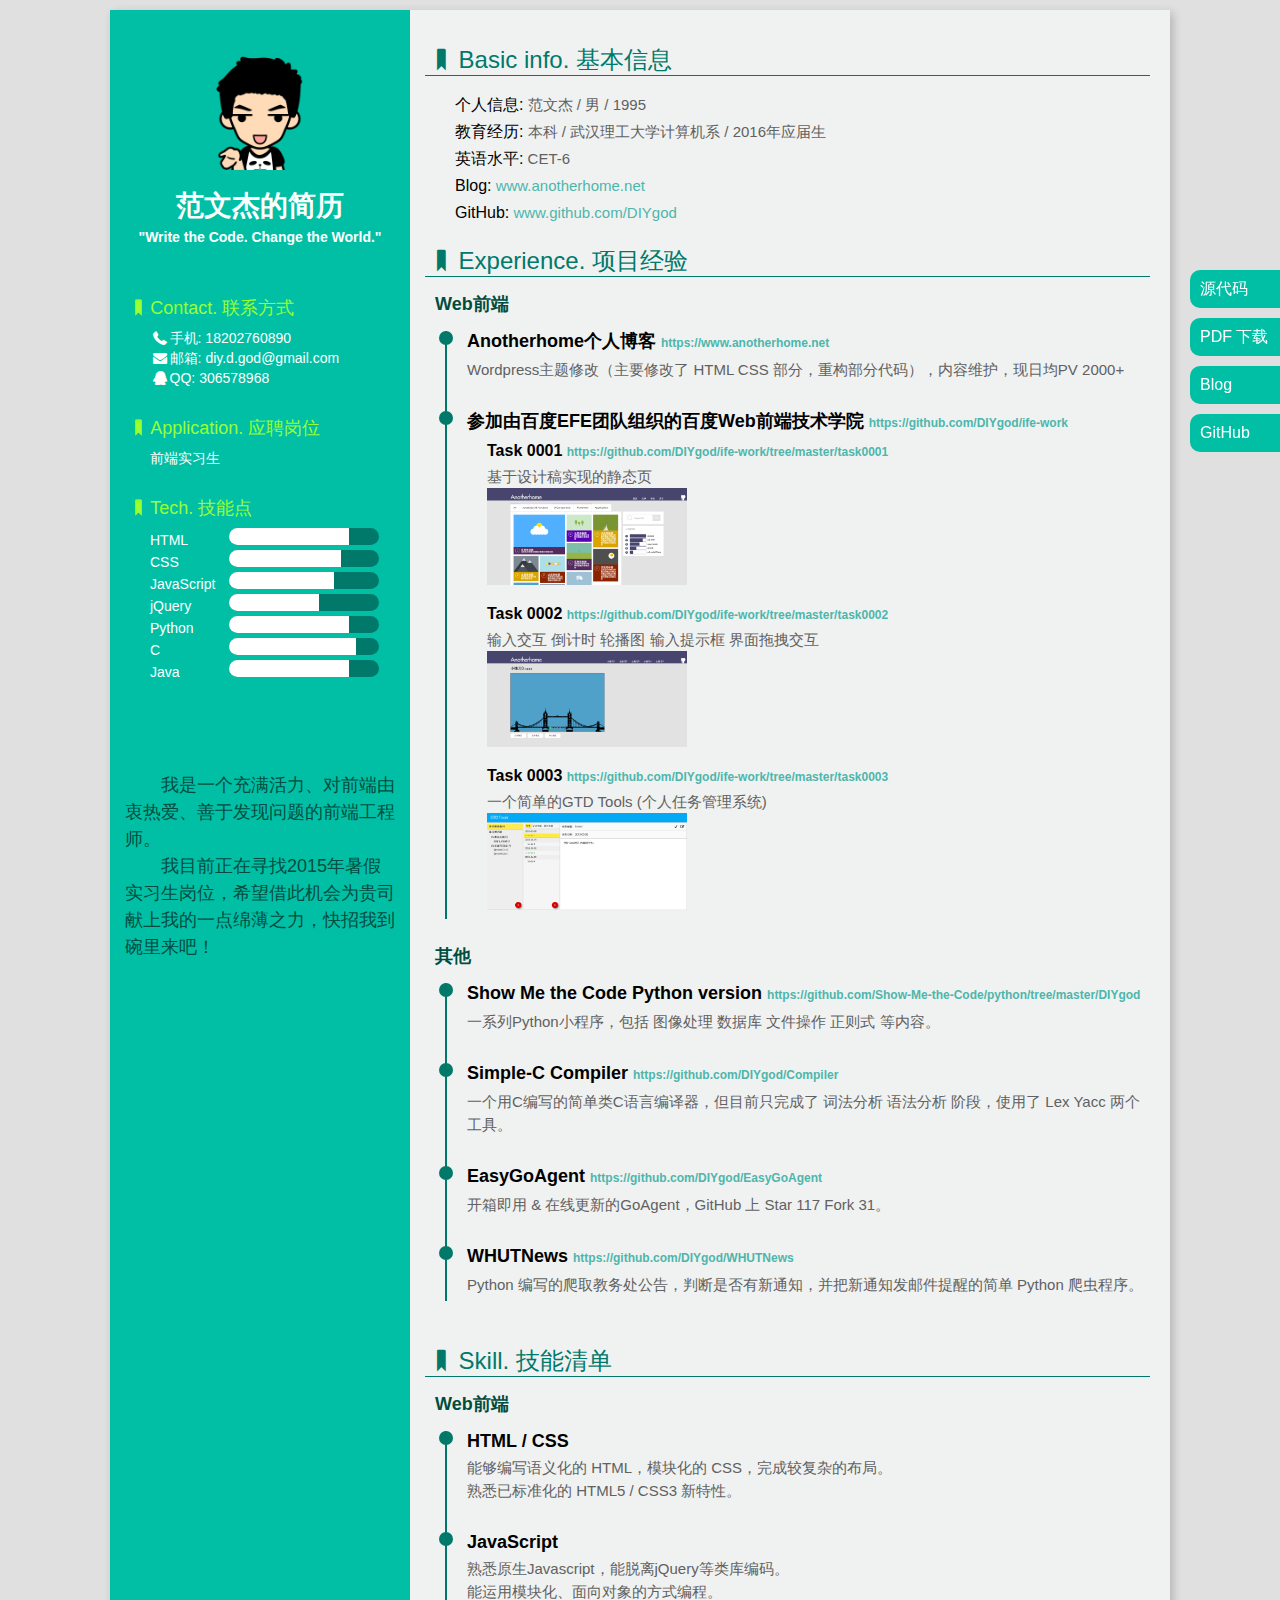
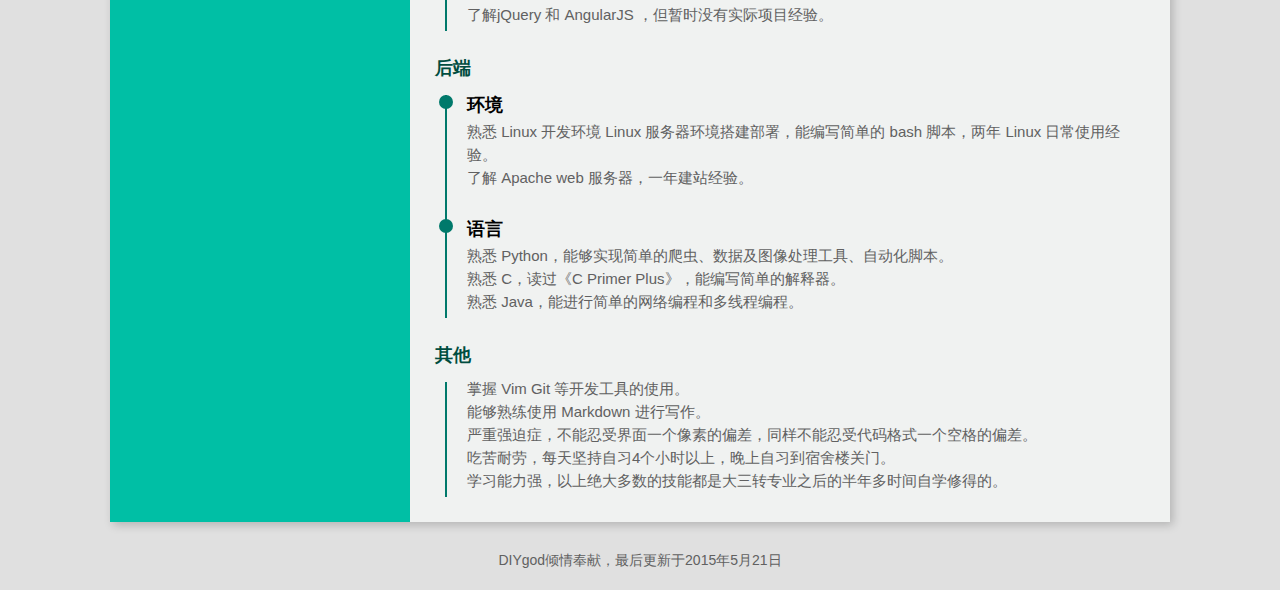
<file: index.html>
<!DOCTYPE html>
<html>
<head>
    <meta charset="UTF-8">
    <title>范文杰的简历</title>
    <link rel="shortcut icon" href="img/favicon.ico">
    <link rel="stylesheet" href="css/style.css">
    <link rel="stylesheet" href="css/fontello.css">
</head>
<body>
    <aside>
        <ul>
            <li>
                <a href="https://github.com/DIYgod/Resume" target="_blank">源代码</a>
            </li>
            <li>
                <a href="前端实习生 - 范文杰.pdf" target="_blank">PDF 下载</a>
            </li>
            <li>
                <a href="https://www.anotherhome.net" target="_blank">Blog</a>
            </li>
            <li>
                <a href="https://www.github.com/DIYgod" target="_blank">GitHub</a>
            </li>
        </ul>
    </aside>
    <div class="container">
        <div class="sidebar">
            <div class="title">
                <img src="img/head.png">
                <h1>范文杰的简历</h1>
                <h2>"Write the Code. Change the World."</h2>
            </div>
            <ul class="side-info">
                <li class="someRight">
                    <dt><i class="icon-bookmark"></i>Contact. 联系方式</dt>
                    <dd><i class="icon-phone-1"></i>手机: 18202760890</dd>
                    <dd><i class="icon-mail-alt"></i>邮箱: <a href="mailto:diy.d.god@gmail.com" target="_blank">diy.d.god@gmail.com</a></dd>
                    <dd><i class="icon-qq"></i>QQ: <a href="http://wpa.qq.com/msgrd?v=3&uin=306578968&site=qq&menu=yes" target="_blank">306578968</a></dd>
                </li>
                <li class="someRight">
                    <dt><i class="icon-bookmark"></i>Application. 应聘岗位</dt>
                    <dd>前端实习生</dd>
                </li>
                <li class="skill">
                    <dt><i class="icon-bookmark"></i>Tech. 技能点</dt>
                    <dd>
                        <div class="skill-name">HTML</div>
                        <div class="skill-bar-wrap">
                            <div class="skill-bar" style="width: 80%"></div>
                        </div>
                    </dd>
                    <dd>
                        <div class="skill-name">CSS</div>
                        <div class="skill-bar-wrap">
                            <div class="skill-bar" style="width: 75%"></div>
                        </div>
                    </dd>
                    <dd>
                        <div class="skill-name">JavaScript</div>
                        <div class="skill-bar-wrap">
                            <div class="skill-bar" style="width: 70%"></div>
                        </div>
                    </dd>
                    <dd>
                        <div class="skill-name">jQuery</div>
                        <div class="skill-bar-wrap">
                            <div class="skill-bar" style="width: 60%"></div>
                        </div>
                    </dd>
                    <dd>
                        <div class="skill-name">Python</div>
                        <div class="skill-bar-wrap">
                            <div class="skill-bar" style="width: 80%"></div>
                        </div>
                    </dd>
                    <dd>
                        <div class="skill-name">C</div>
                        <div class="skill-bar-wrap">
                            <div class="skill-bar" style="width: 85%"></div>
                        </div>
                    </dd>
                    <dd>
                        <div class="skill-name">Java</div>
                        <div class="skill-bar-wrap">
                            <div class="skill-bar" style="width: 80%"></div>
                        </div>
                    </dd>
                </li>
            </ul>
            <div class="note">
                <p>我是一个充满活力、对前端由衷热爱、善于发现问题的前端工程师。</p>
                <p>我目前正在寻找2015年暑假实习生岗位，希望借此机会为贵司献上我的一点绵薄之力，快招我到碗里来吧！</p>
            </div>
        </div>
        <div class="main">
            <ul class="main-info">
                <li class="someRight">
                    <dt><i class="icon-bookmark"></i>Basic info. 基本信息</dt>
                    <dd><span>个人信息:</span> 范文杰 / 男 / 1995</dd>
                    <dd><span>教育经历:</span> 本科 / 武汉理工大学计算机系 / 2016年应届生</dd>
                    <dd><span>英语水平:</span> CET-6</dd>
                    <dd><span>Blog:</span> <a href="https://www.anotherhome.net" target="_blank">www.anotherhome.net</a></dd>
                    <dd><span>GitHub:</span> <a href="https://www.github.com/DIYgod" target="_blank">www.github.com/DIYgod</a></dd>
                </li>
                <li>
                    <dt><i class="icon-bookmark"></i>Experience. 项目经验</dt>
                    <h3>Web前端</h3>
                    <ul class="exp">
                        <li>
                            <div class="circle"></div>
                            <h4>Anotherhome个人博客 <a href="https://www.anotherhome.net" target="_blank">https://www.anotherhome.net</a></h4>
                            <p>Wordpress主题修改（主要修改了 HTML CSS 部分，重构部分代码），内容维护，现日均PV 2000+</p>
                        </li>
                        <li>
                            <div class="circle"></div>
                            <h4>参加由百度EFE团队组织的百度Web前端技术学院 <a href="https://github.com/DIYgod/ife-work" target="_blank">https://github.com/DIYgod/ife-work</a></h4>
                            <ul class="efe">
                                <li>
                                    <h5>Task 0001 <a href="https://github.com/DIYgod/ife-work/tree/master/task0001" target="_blank">https://github.com/DIYgod/ife-work/tree/master/task0001</a></h5>
                                    <p>基于设计稿实现的静态页</p>
                                    <a href="https://www.anotherhome.net/file/ife/task0001/" target="_blank"><img src="img/task0001.png"></a>
                                </li>
                                <li>
                                    <h5>Task 0002 <a href="https://github.com/DIYgod/ife-work/tree/master/task0002" target="_blank">https://github.com/DIYgod/ife-work/tree/master/task0002</a></h5>
                                    <p>输入交互 倒计时 轮播图 输入提示框 界面拖拽交互</p>
                                    <a href="https://www.anotherhome.net/file/ife/task0002/task0002_1.html" target="_blank"><img src="img/task0002.png"></a>
                                </li>
                                <li>
                                    <h5>Task 0003 <a href="https://github.com/DIYgod/ife-work/tree/master/task0003" target="_blank">https://github.com/DIYgod/ife-work/tree/master/task0003</a></h5>
                                    <p>一个简单的GTD Tools (个人任务管理系统)</p>
                                    <a href="https://www.anotherhome.net/file/ife/task0003/" target="_blank"><img src="img/task0003.png"></a>
                                </li>
                            </ul>
                        </li>
                    </ul>
                    <h3>其他</h3>
                    <ul class="exp">
                        <li>
                            <div class="circle"></div>
                            <h4>Show Me the Code Python version <a href="https://github.com/Show-Me-the-Code/python/tree/master/DIYgod" target="_blank">https://github.com/Show-Me-the-Code/python/tree/master/DIYgod</a></h4>
                            <p>一系列Python小程序，包括 图像处理 数据库 文件操作 正则式 等内容。</p>
                        </li>
                        <li>
                            <div class="circle"></div>
                            <h4>Simple-C Compiler <a href="https://github.com/DIYgod/Compiler" target="_blank">https://github.com/DIYgod/Compiler</a></h4>
                            <p>一个用C编写的简单类C语言编译器，但目前只完成了 词法分析 语法分析 阶段，使用了 Lex Yacc 两个工具。</p>
                        </li>
                        <li>
                            <div class="circle"></div>
                            <h4>EasyGoAgent <a href="https://github.com/DIYgod/EasyGoAgent" target="_blank">https://github.com/DIYgod/EasyGoAgent</a></h4>
                            <p>开箱即用 & 在线更新的GoAgent，GitHub 上 Star 117 Fork 31。</p>
                        </li>
                        <li>
                            <div class="circle"></div>
                            <h4>WHUTNews <a href="https://github.com/DIYgod/WHUTNews" target="_blank">https://github.com/DIYgod/WHUTNews</a></h4>
                            <p>Python 编写的爬取教务处公告，判断是否有新通知，并把新通知发邮件提醒的简单 Python 爬虫程序。</p>
                        </li>
                    </ul>
                </li>
                <li>
                    <dt><i class="icon-bookmark"></i>Skill. 技能清单</dt>
                    <h3>Web前端</h3>
                    <ul class="exp">
                        <li>
                            <div class="circle"></div>
                            <h4>HTML / CSS</h4>
                            <p>能够编写语义化的 HTML，模块化的 CSS，完成较复杂的布局。</p>
                            <p>熟悉已标准化的 HTML5 / CSS3 新特性。</p>
                        </li>
                        <li>
                            <div class="circle"></div>
                            <h4>JavaScript</h4>
                            <p>熟悉原生Javascript，能脱离jQuery等类库编码。</p>
                            <p>能运用模块化、面向对象的方式编程。</p>
                            <p>了解jQuery 和 AngularJS ，但暂时没有实际项目经验。</p>
                        </li>
                    </ul>
                    <h3>后端</h3>
                    <ul class="exp">
                        <li>
                            <div class="circle"></div>
                            <h4>环境</h4>
                            <p>熟悉 Linux 开发环境 Linux 服务器环境搭建部署，能编写简单的 bash 脚本，两年 Linux 日常使用经验。</p>
                            <p>了解 Apache web 服务器，一年建站经验。</p>
                        </li>
                        <li>
                            <div class="circle"></div>
                            <h4>语言</h4>
                            <p>熟悉 Python，能够实现简单的爬虫、数据及图像处理工具、自动化脚本。</p>
                            <p>熟悉 C，读过《C Primer Plus》，能编写简单的解释器。</p>
                            <p>熟悉 Java，能进行简单的网络编程和多线程编程。</p>
                        </li>
                    </ul>
                    <h3>其他</h3>
                    <ul class="exp">
                        <li>
                            <p>掌握 Vim Git 等开发工具的使用。</p>
                            <p>能够熟练使用 Markdown 进行写作。</p>
                            <p>严重强迫症，不能忍受界面一个像素的偏差，同样不能忍受代码格式一个空格的偏差。</p>
                            <p>吃苦耐劳，每天坚持自习4个小时以上，晚上自习到宿舍楼关门。</p>
                            <p>学习能力强，以上绝大多数的技能都是大三转专业之后的半年多时间自学修得的。</p>
                        </li>
                    </ul>
                </li>
            </ul>
        </div>
    </div>
    <footer>
        <p>DIYgod倾情奉献，最后更新于2015年5月21日</p>
    </footer>
</body>
</html>
</file>
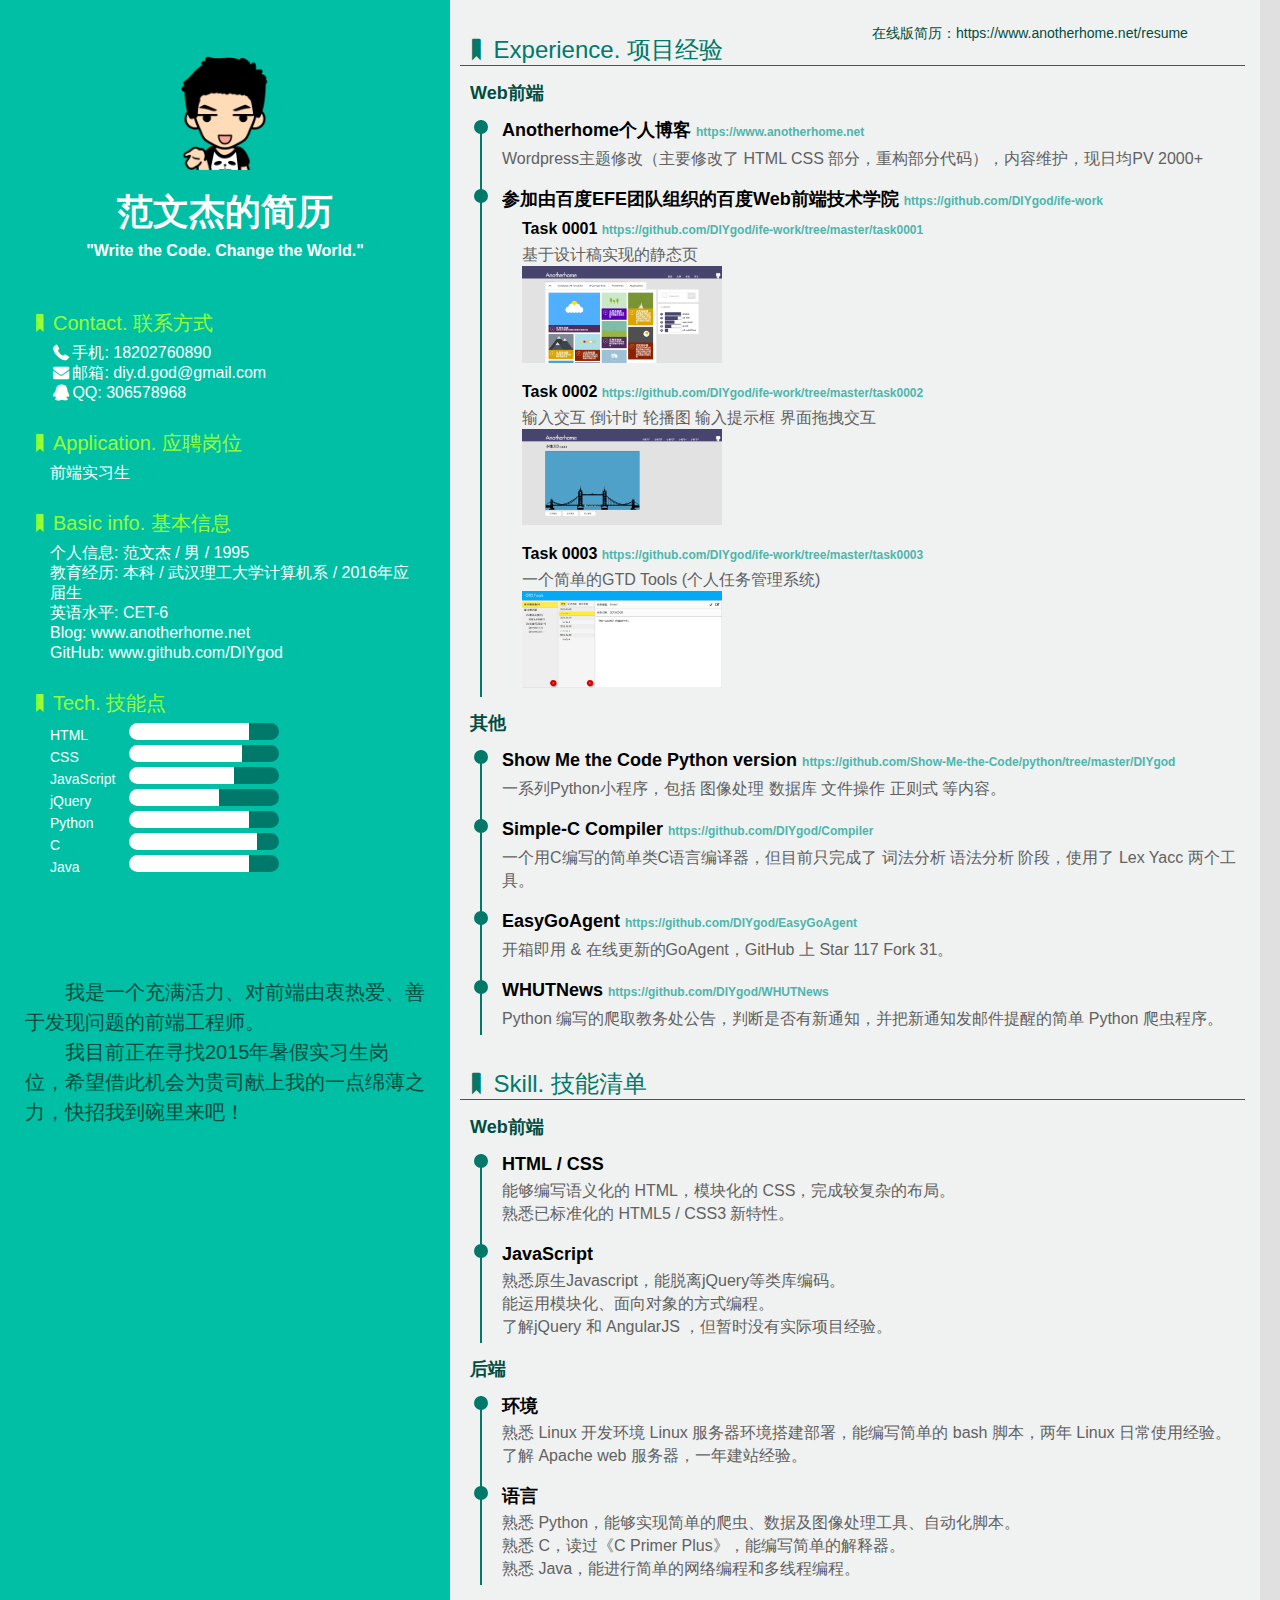
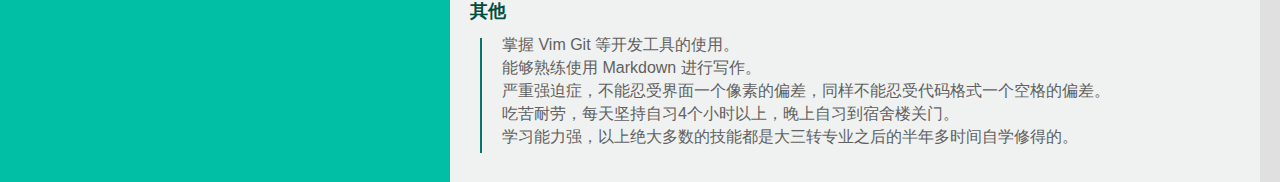
<file: download.html>
<!DOCTYPE html>
<html>
<head>
    <meta charset="UTF-8">
    <title>范文杰的简历</title>
    <link rel="shortcut icon" href="img/favicon.ico">
    <link rel="stylesheet" href="css/download.css">
    <link rel="stylesheet" href="css/fontello.css">
</head>
<body>
<div class="container">
    <div class="sidebar">
        <div class="title">
            <img src="img/head.png">
            <h1>范文杰的简历</h1>
            <h2>"Write the Code. Change the World."</h2>
        </div>
        <ul class="side-info">
            <li class="someRight">
                <dt><i class="icon-bookmark"></i>Contact. 联系方式</dt>
                <dd><i class="icon-phone-1"></i>手机: 18202760890</dd>
                <dd><i class="icon-mail-alt"></i>邮箱: <a href="mailto:diy.d.god@gmail.com" target="_blank">diy.d.god@gmail.com</a></dd>
                <dd><i class="icon-qq"></i>QQ: 306578968</dd>
            </li>
            <li class="someRight">
                <dt><i class="icon-bookmark"></i>Application. 应聘岗位</dt>
                <dd>前端实习生</dd>
            </li>
            <li class="someRight">
                <dt><i class="icon-bookmark"></i>Basic info. 基本信息</dt>
                <dd><span>个人信息:</span> 范文杰 / 男 / 1995</dd>
                <dd><span>教育经历:</span> 本科 / 武汉理工大学计算机系 / 2016年应届生</dd>
                <dd><span>英语水平:</span> CET-6</dd>
                <dd><span>Blog:</span> <a href="https://www.anotherhome.net" target="_blank">www.anotherhome.net</a></dd>
                <dd><span>GitHub:</span> <a href="https://www.github.com/DIYgod" target="_blank">www.github.com/DIYgod</a></dd>
            </li>
            <li class="skill">
                <dt><i class="icon-bookmark"></i>Tech. 技能点</dt>
                <dd>
                    <div class="skill-name">HTML</div>
                    <div class="skill-bar-wrap">
                        <div class="skill-bar" style="width: 80%"></div>
                    </div>
                </dd>
                <dd>
                    <div class="skill-name">CSS</div>
                    <div class="skill-bar-wrap">
                        <div class="skill-bar" style="width: 75%"></div>
                    </div>
                </dd>
                <dd>
                    <div class="skill-name">JavaScript</div>
                    <div class="skill-bar-wrap">
                        <div class="skill-bar" style="width: 70%"></div>
                    </div>
                </dd>
                <dd>
                    <div class="skill-name">jQuery</div>
                    <div class="skill-bar-wrap">
                        <div class="skill-bar" style="width: 60%"></div>
                    </div>
                </dd>
                <dd>
                    <div class="skill-name">Python</div>
                    <div class="skill-bar-wrap">
                        <div class="skill-bar" style="width: 80%"></div>
                    </div>
                </dd>
                <dd>
                    <div class="skill-name">C</div>
                    <div class="skill-bar-wrap">
                        <div class="skill-bar" style="width: 85%"></div>
                    </div>
                </dd>
                <dd>
                    <div class="skill-name">Java</div>
                    <div class="skill-bar-wrap">
                        <div class="skill-bar" style="width: 80%"></div>
                    </div>
                </dd>
            </li>
        </ul>
        <div class="note">
            <p>我是一个充满活力、对前端由衷热爱、善于发现问题的前端工程师。</p>
            <p>我目前正在寻找2015年暑假实习生岗位，希望借此机会为贵司献上我的一点绵薄之力，快招我到碗里来吧！</p>
        </div>
    </div>
    <div class="main">
        <ul class="main-info">
            <div class="link">
                <p>在线版简历：https://www.anotherhome.net/resume</p>
            </div>
            <li>
                <dt><i class="icon-bookmark"></i>Experience. 项目经验</dt>
                <h3>Web前端</h3>
                <ul class="exp">
                    <li>
                        <div class="circle"></div>
                        <h4>Anotherhome个人博客 <a href="https://www.anotherhome.net" target="_blank">https://www.anotherhome.net</a></h4>
                        <p>Wordpress主题修改（主要修改了 HTML CSS 部分，重构部分代码），内容维护，现日均PV 2000+</p>
                    </li>
                    <li>
                        <div class="circle"></div>
                        <h4>参加由百度EFE团队组织的百度Web前端技术学院 <a href="https://github.com/DIYgod/ife-work" target="_blank">https://github.com/DIYgod/ife-work</a></h4>
                        <ul class="efe">
                            <li>
                                <h5>Task 0001 <a href="https://github.com/DIYgod/ife-work/tree/master/task0001" target="_blank">https://github.com/DIYgod/ife-work/tree/master/task0001</a></h5>
                                <p>基于设计稿实现的静态页</p>
                                <a href="https://www.anotherhome.net/file/ife/task0001/" target="_blank"><img src="img/task0001.png"></a>
                            </li>
                            <li>
                                <h5>Task 0002 <a href="https://github.com/DIYgod/ife-work/tree/master/task0002" target="_blank">https://github.com/DIYgod/ife-work/tree/master/task0002</a></h5>
                                <p>输入交互 倒计时 轮播图 输入提示框 界面拖拽交互</p>
                                <a href="https://www.anotherhome.net/file/ife/task0002/task0002_1.html" target="_blank"><img src="img/task0002.png"></a>
                            </li>
                            <li>
                                <h5>Task 0003 <a href="https://github.com/DIYgod/ife-work/tree/master/task0003" target="_blank">https://github.com/DIYgod/ife-work/tree/master/task0003</a></h5>
                                <p>一个简单的GTD Tools (个人任务管理系统)</p>
                                <a href="https://www.anotherhome.net/file/ife/task0003/" target="_blank"><img src="img/task0003.png"></a>
                            </li>
                        </ul>
                    </li>
                </ul>
                <h3>其他</h3>
                <ul class="exp">
                    <li>
                        <div class="circle"></div>
                        <h4>Show Me the Code Python version <a href="https://github.com/Show-Me-the-Code/python/tree/master/DIYgod" target="_blank">https://github.com/Show-Me-the-Code/python/tree/master/DIYgod</a></h4>
                        <p>一系列Python小程序，包括 图像处理 数据库 文件操作 正则式 等内容。</p>
                    </li>
                    <li>
                        <div class="circle"></div>
                        <h4>Simple-C Compiler <a href="https://github.com/DIYgod/Compiler" target="_blank">https://github.com/DIYgod/Compiler</a></h4>
                        <p>一个用C编写的简单类C语言编译器，但目前只完成了 词法分析 语法分析 阶段，使用了 Lex Yacc 两个工具。</p>
                    </li>
                    <li>
                        <div class="circle"></div>
                        <h4>EasyGoAgent <a href="https://github.com/DIYgod/EasyGoAgent" target="_blank">https://github.com/DIYgod/EasyGoAgent</a></h4>
                        <p>开箱即用 & 在线更新的GoAgent，GitHub 上 Star 117 Fork 31。</p>
                    </li>
                    <li>
                        <div class="circle"></div>
                        <h4>WHUTNews <a href="https://github.com/DIYgod/WHUTNews" target="_blank">https://github.com/DIYgod/WHUTNews</a></h4>
                        <p>Python 编写的爬取教务处公告，判断是否有新通知，并把新通知发邮件提醒的简单 Python 爬虫程序。</p>
                    </li>
                </ul>
            </li>
            <li>
                <dt><i class="icon-bookmark"></i>Skill. 技能清单</dt>
                <h3>Web前端</h3>
                <ul class="exp">
                    <li>
                        <div class="circle"></div>
                        <h4>HTML / CSS</h4>
                        <p>能够编写语义化的 HTML，模块化的 CSS，完成较复杂的布局。</p>
                        <p>熟悉已标准化的 HTML5 / CSS3 新特性。</p>
                    </li>
                    <li>
                        <div class="circle"></div>
                        <h4>JavaScript</h4>
                        <p>熟悉原生Javascript，能脱离jQuery等类库编码。</p>
                        <p>能运用模块化、面向对象的方式编程。</p>
                        <p>了解jQuery 和 AngularJS ，但暂时没有实际项目经验。</p>
                    </li>
                </ul>
                <h3>后端</h3>
                <ul class="exp">
                    <li>
                        <div class="circle"></div>
                        <h4>环境</h4>
                        <p>熟悉 Linux 开发环境 Linux 服务器环境搭建部署，能编写简单的 bash 脚本，两年 Linux 日常使用经验。</p>
                        <p>了解 Apache web 服务器，一年建站经验。</p>
                    </li>
                    <li>
                        <div class="circle"></div>
                        <h4>语言</h4>
                        <p>熟悉 Python，能够实现简单的爬虫、数据及图像处理工具、自动化脚本。</p>
                        <p>熟悉 C，读过《C Primer Plus》，能编写简单的解释器。</p>
                        <p>熟悉 Java，能进行简单的网络编程和多线程编程。</p>
                    </li>
                </ul>
                <h3>其他</h3>
                <ul class="exp">
                    <li>
                        <p>掌握 Vim Git 等开发工具的使用。</p>
                        <p>能够熟练使用 Markdown 进行写作。</p>
                        <p>严重强迫症，不能忍受界面一个像素的偏差，同样不能忍受代码格式一个空格的偏差。</p>
                        <p>吃苦耐劳，每天坚持自习4个小时以上，晚上自习到宿舍楼关门。</p>
                        <p>学习能力强，以上绝大多数的技能都是大三转专业之后的半年多时间自学修得的。</p>
                    </li>
                </ul>
            </li>
        </ul>
    </div>
</div>
</body>
</html>
</file>
<file: css/style.css>
* {
    margin: 0;
    padding: 0;
}

body {
    background: #e0e0e0;
    font-family: "Open Sans", "Helvetica Neue", Helvetica, Arial, sans-serif;
}

ul,
li {
    list-style: none;
}

a {
    text-decoration: none;
}

aside {
    position: fixed;
    right: 0;
    top: 30%;
    z-index: 2;
}

aside li {
    margin-bottom: 10px;
    border-radius: 10px 0 0 10px;
    background: #00bfa5;
}

aside a {
    color: #fff;
    display: inline-block;
    width: 80px;
    height: 38px;
    line-height: 38px;
    padding-left: 10px;
}

.container {
    position: relative;
    margin: 10px auto;
    box-shadow: 3px 3px 9px rgba(0, 0, 0, 0.2);
    width: 1060px;
    overflow: hidden;
}

.sidebar {
    position: absolute;
    top: 0;
    bottom: 0;
    width: 300px;
    padding: 15px 15px 10000px;
    background: #00bfa5;
    color: #fff;
    line-height: 1.5;
    -webkit-box-sizing: border-box;
    -moz-box-sizing: border-box;
    box-sizing: border-box;
    margin-bottom: -10000px;
}

.sidebar a {
    color: #fff;
}

.title {
    margin: 25px 0 20px;
    text-align: center;
}

.title img {
    display: block;
    margin: 0 auto 15px;
    width: 120px;
}

h1 {
    font-size: 28px;
}

h2 {
    font-size: 14px;
}

.side-info li {
    padding-top: 20px;
}

.side-info dt {
    font-size: 18px;
    color: #9f3;
    line-height: 40px;
}

.side-info dd {
    font-size: 14px;
    line-height: 20px;
}

.someRight dd {
    margin-left: 25px;
}

.skill {
    position: relative;
}

.skill-name {
    width: 100px;
    font-size: 14px;
    display: inline-block;
    position: relative;
    left: 25px;
}

.skill-bar-wrap {
    height: 17px;
    width: 150px;
    background: #00796b;
    display: inline-block;
    border-radius: 20px;
}

.skill-bar {
    height: 17px;
    background: #fff;
    border-radius: 20px 0 0 20px;
}

.note {
    text-indent: 2em;
    margin-top: 90px;
    color: #004d40;
    font-size: 18px;
}

.main {
    position: relative;
    left: 300px;
    width: 720px;
    padding: 15px 20px 10000px;
    background: #f0f2f1;
    margin-bottom: -10000px;
}

.main a {
    color: #4db6ac;
}

.main-info > li {
    padding-top: 20px;
}

.main-info dt {
    font-size: 24px;
    color: #00796b;
    line-height: 30px;
    border-bottom: 1px solid #00796b;
    margin: 0 0 15px -5px;
}

.main-info dd {
    font-size: 15px;
    line-height: 27px;
    color: #616161;
}

.main-info span {
    color: #000;
    font-size: 16px;
}

h3 {
    font-size: 18px;
    color: #004d40;
    margin: 0 0 15px 5px;
}

h4 {
    line-height: 30px;
    font-size: 18px;
    color: #000;
}

h4 a,
h5 a {
    font-size: 12px;
}

h5 {
    clear: both;
    font-size: 16px;
    color: #000;
    line-height: 25px;
}

.circle {
    height: 14px;
    width: 14px;
    border-radius: 100%;
    background: #00796b;
    float: left;
    position: absolute;
    left: -28px;
    top: 5px;
}

.exp {
    border-left: 2px solid #00796b;
    margin-left: 15px;
}

.exp p {
    font-size: 15px;
    color: #616161;
    line-height: 23px;
}

.exp > li {
    position: relative;
    top: -5px;
    margin: 0 0 25px 20px;
}

.exp img {
    width: 200px;
}

.efe > li {
    margin: 0 0 12px 20px;
}

footer {
    margin: 30px 0 20px;
}

footer p {
    text-align: center;
    color: #616161;
    font-size: 14px;
}
</file>
<file: css/fontello.css>
@font-face {
  font-family: 'fontello';
  src: url('../font/fontello.eot?16642911');
  src: url('../font/fontello.eot?16642911#iefix') format('embedded-opentype'),
       url('../font/fontello.woff?16642911') format('woff'),
       url('../font/fontello.ttf?16642911') format('truetype'),
       url('../font/fontello.svg?16642911#fontello') format('svg');
  font-weight: normal;
  font-style: normal;
}
/* Chrome hack: SVG is rendered more smooth in Windozze. 100% magic, uncomment if you need it. */
/* Note, that will break hinting! In other OS-es font will be not as sharp as it could be */
/*
@media screen and (-webkit-min-device-pixel-ratio:0) {
  @font-face {
    font-family: 'fontello';
    src: url('../font/fontello.svg?16642911#fontello') format('svg');
  }
}
*/
 
 [class^="icon-"]:before, [class*=" icon-"]:before {
  font-family: "fontello";
  font-style: normal;
  font-weight: normal;
  speak: none;
 
  display: inline-block;
  text-decoration: inherit;
  width: 1em;
  margin-right: .2em;
  text-align: center;
  /* opacity: .8; */
 
  /* For safety - reset parent styles, that can break glyph codes*/
  font-variant: normal;
  text-transform: none;
 
  /* fix buttons height, for twitter bootstrap */
  line-height: 1em;
 
  /* Animation center compensation - margins should be symmetric */
  /* remove if not needed */
  margin-left: .2em;
 
  /* you can be more comfortable with increased icons size */
  /* font-size: 120%; */
 
  /* Font smoothing. That was taken from TWBS */
  -webkit-font-smoothing: antialiased;
  -moz-osx-font-smoothing: grayscale;
 
  /* Uncomment for 3D effect */
  /* text-shadow: 1px 1px 1px rgba(127, 127, 127, 0.3); */
}
 
.icon-qq:before { content: '\e801'; } /* '' */
.icon-bookmark:before { content: '\e802'; } /* '' */
.icon-mail-alt:before { content: '\e805'; } /* '' */
.icon-phone-1:before { content: '\e80b'; } /* '' */
</file>
<file: css/download.css>
* {
    margin: 0;
    padding: 0;
}

body {
    background: #e0e0e0;
    font-family: "Open Sans", "Helvetica Neue", Helvetica, Arial, sans-serif;
}

ul,
li {
    list-style: none;
}

a {
    text-decoration: none;
}

aside {
    position: fixed;
    right: 0;
    top: 30%;
}

aside li {
    margin-bottom: 10px;
    padding: 10px;
    border-radius: 10px 0 0 10px;
    background: #00bfa5;
}

aside a {
    color: #fff;
}

.container {
    width: 1260px;
    height: 1782px;
    position: relative;
}

.sidebar {
    position: absolute;
    top: 0;
    bottom: 0;
    width: 450px;
    padding: 25px;
    background: #00bfa5;
    color: #fff;
    line-height: 1.5;
    -webkit-box-sizing: border-box;
    -moz-box-sizing: border-box;
    box-sizing: border-box;
}

.sidebar a {
    color: #fff;
}

.title {
    margin: 25px 0 20px;
    text-align: center;
}

.title img {
    display: block;
    margin: 0 auto 15px;
    width: 120px;
}

h1 {
    font-size: 36px;
}

h2 {
    font-size: 16px;
}

.side-info li {
    padding-top: 20px;
}

.side-info dt {
    font-size: 20px;
    color: #9f3;
    line-height: 40px;
}

.side-info dd {
    font-size: 16px;
    line-height: 20px;
}

.someRight dd {
    margin-left: 25px;
}

.skill {
    position: relative;
}

.skill-name {
    width: 100px;
    font-size: 14px;
    display: inline-block;
    position: relative;
    left: 25px;
}

.skill-bar-wrap {
    height: 17px;
    width: 150px;
    background: #00796b;
    display: inline-block;
    border-radius: 20px;
}

.skill-bar {
    height: 17px;
    background: #fff;
    border-radius: 20px 0 0 20px;
}

.note {
    text-indent: 2em;
    margin-top: 100px;
    color: #004d40;
    font-size: 20px;
}

.main {
    position: relative;
    left: 450px;
    width: 810px;
    height: 1782px;
    padding: 15px 15px 0;
    background: #f0f2f1;
    -webkit-box-sizing: border-box;
    -moz-box-sizing: border-box;
    box-sizing: border-box;
}

.link {
    color: #004d40;
    font-size: 14px;
    position: absolute;
    left: 422px;
    top: 25px;
}

.main a {
    color: #4db6ac;
}

.main-info > li {
    padding-top: 20px;
}

.main-info dt {
    font-size: 24px;
    color: #00796b;
    line-height: 30px;
    border-bottom: 1px solid #00796b;
    margin: 0 0 15px -5px;
}

.main-info dd {
    font-size: 15px;
    line-height: 27px;
    color: #616161;
}

.main-info span {
    color: #000;
    font-size: 16px;
}

h3 {
    font-size: 18px;
    color: #004d40;
    margin: 0 0 15px 5px;
}

h4 {
    line-height: 30px;
    font-size: 18px;
    color: #000;
}

h4 a,
h5 a {
    font-size: 12px;
}

h5 {
    clear: both;
    font-size: 16px;
    color: #000;
    line-height: 25px;
}

.circle {
    height: 14px;
    width: 14px;
    border-radius: 100%;
    background: #00796b;
    float: left;
    position: absolute;
    left: -28px;
    top: 5px;
}

.exp {
    border-left: 2px solid #00796b;
    margin-left: 15px;
}

.exp p {
    font-size: 16px;
    color: #616161;
    line-height: 23px;
}

.exp > li {
    position: relative;
    top: -5px;
    margin: 0 0 14px 20px;
}

.exp img {
    width: 200px;
}

.efe > li {
    margin: 0 0 12px 20px;
}

footer {
    margin: 30px 0 20px;
}

footer p {
    text-align: center;
    color: #616161;
    font-size: 14px;
}
</file>
